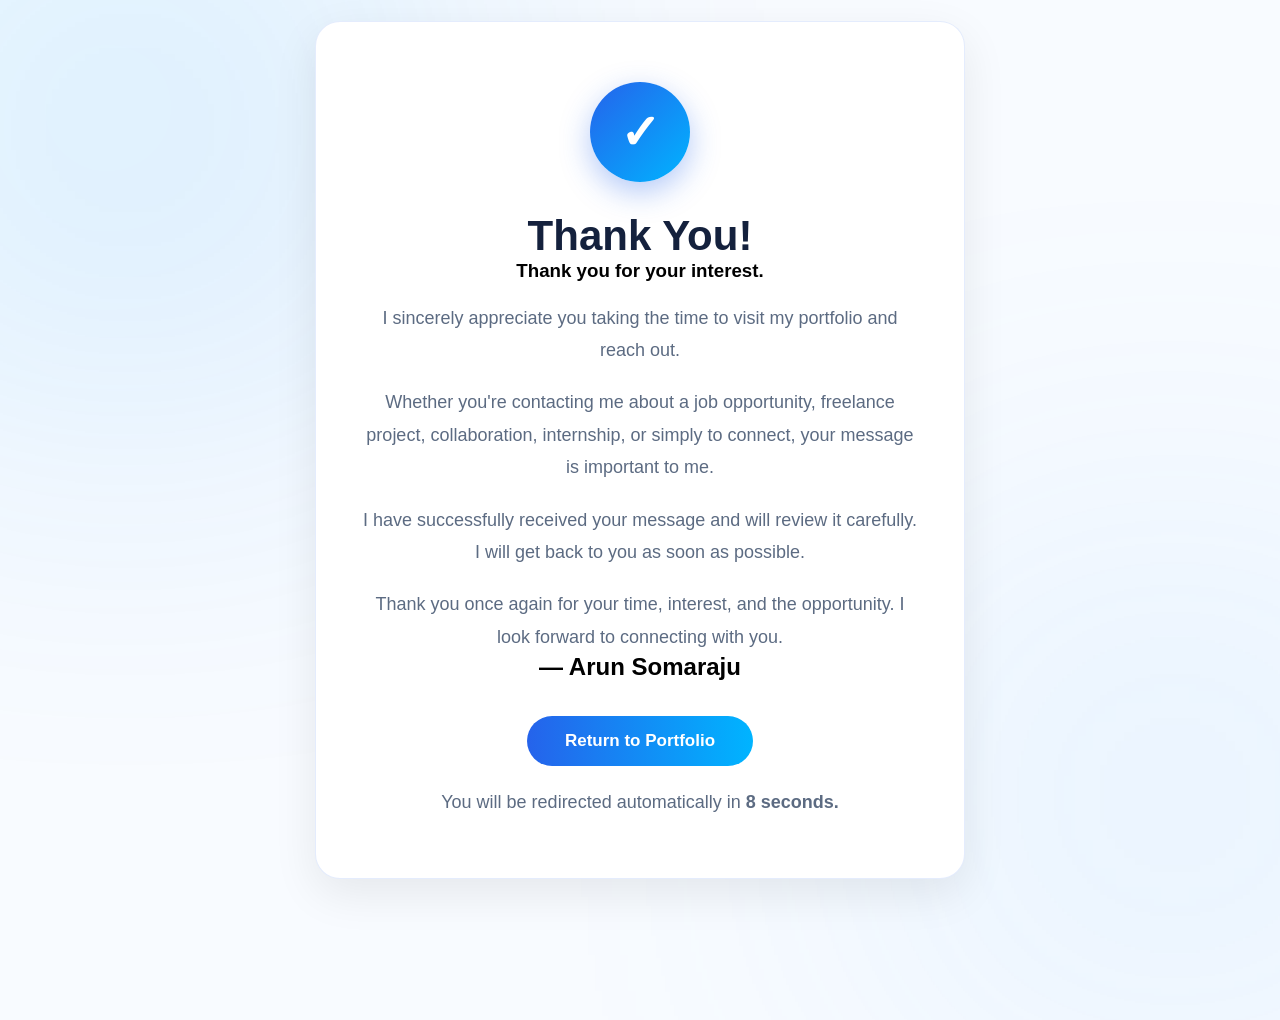
<file: thankyou.html>
<!DOCTYPE html>
<html lang="en">
<head>
    <meta charset="UTF-8">
    <meta name="viewport" content="width=device-width, initial-scale=1.0">
    <title>Thank You | Arun Somaraju</title>

    <link rel="icon" href="favicon.ico">

    <style>
        *{
            margin:0;
            padding:0;
            box-sizing:border-box;
            font-family:'Poppins',sans-serif;
        }

        body{
            min-height:100vh;
            display:flex;
            justify-content:center;
            align-items:center;
            background:#f8fbff;
            overflow:hidden;
            position:relative;
        }

        body::before{
            content:"";
            position:absolute;
            width:500px;
            height:500px;
            background:linear-gradient(135deg,#00d4ff,#2563eb);
            filter:blur(180px);
            opacity:.18;
            top:-120px;
            left:-120px;
        }

        body::after{
            content:"";
            position:absolute;
            width:450px;
            height:450px;
            background:#4facfe;
            filter:blur(180px);
            opacity:.15;
            bottom:-120px;
            right:-120px;
        }

        .card{
            position:relative;
            width:90%;
            max-width:650px;
            background:#fff;
            padding:60px 45px;
            border-radius:25px;
            text-align:center;
            box-shadow:0 15px 45px rgba(0,0,0,.08);
            border:1px solid rgba(37,99,235,.12);
            z-index:10;
        }

        .checkmark{
            width:100px;
            height:100px;
            margin:auto;
            border-radius:50%;
            background:linear-gradient(135deg,#2563eb,#00b4ff);
            display:flex;
            justify-content:center;
            align-items:center;
            color:#fff;
            font-size:48px;
            font-weight:bold;
            box-shadow:0 10px 30px rgba(37,99,235,.35);
        }

        h1{
            margin-top:30px;
            color:#14213d;
            font-size:42px;
        }

        p{
            margin-top:20px;
            font-size:18px;
            line-height:1.8;
            color:#5c6b82;
        }

        .highlight{
            color:#2563eb;
            font-weight:600;
        }

        .btn{
            display:inline-block;
            margin-top:35px;
            text-decoration:none;
            background:linear-gradient(90deg,#2563eb,#00b4ff);
            color:#fff;
            padding:15px 38px;
            border-radius:50px;
            font-size:17px;
            font-weight:600;
            transition:.3s;
        }

        .btn:hover{
            transform:translateY(-3px);
            box-shadow:0 10px 25px rgba(37,99,235,.35);
        }

        .small{
            margin-top:25px;
            font-size:15px;
            color:#888;
        }

        @media(max-width:768px){

            .card{
                padding:45px 25px;
            }

            h1{
                font-size:32px;
            }

            p{
                font-size:16px;
            }

            .checkmark{
                width:80px;
                height:80px;
                font-size:38px;
            }

        }

    </style>

    <script>
        setTimeout(function(){
            window.location.href="index.html";
        },8000);
    </script>

</head>

<body>

<div class="card">

    <div class="checkmark">
        ✓
    </div>

    <h1>Thank You!</h1>

    <h3>Thank you for your interest.</h3>

    <p class="message">
        I sincerely appreciate you taking the time to visit my portfolio and reach out.
    </p>

    <p class="message">
        Whether you're contacting me about a job opportunity, freelance project,
        collaboration, internship, or simply to connect, your message is important to me.
    </p>

    <p class="message">
        I have successfully received your message and will review it carefully.
        I will get back to you as soon as possible.
    </p>

    <p class="closing">
        Thank you once again for your time, interest, and the opportunity.
        I look forward to connecting with you.
    </p>

    <h2 class="signature">
        — Arun Somaraju
    </h2>

    <a href="index.html" class="btn">
        Return to Portfolio
    </a>

    <p class="redirect">
        You will be redirected automatically in <strong>8 seconds.</strong>
    </p> 

</div>

</body>
</html>
</file>
